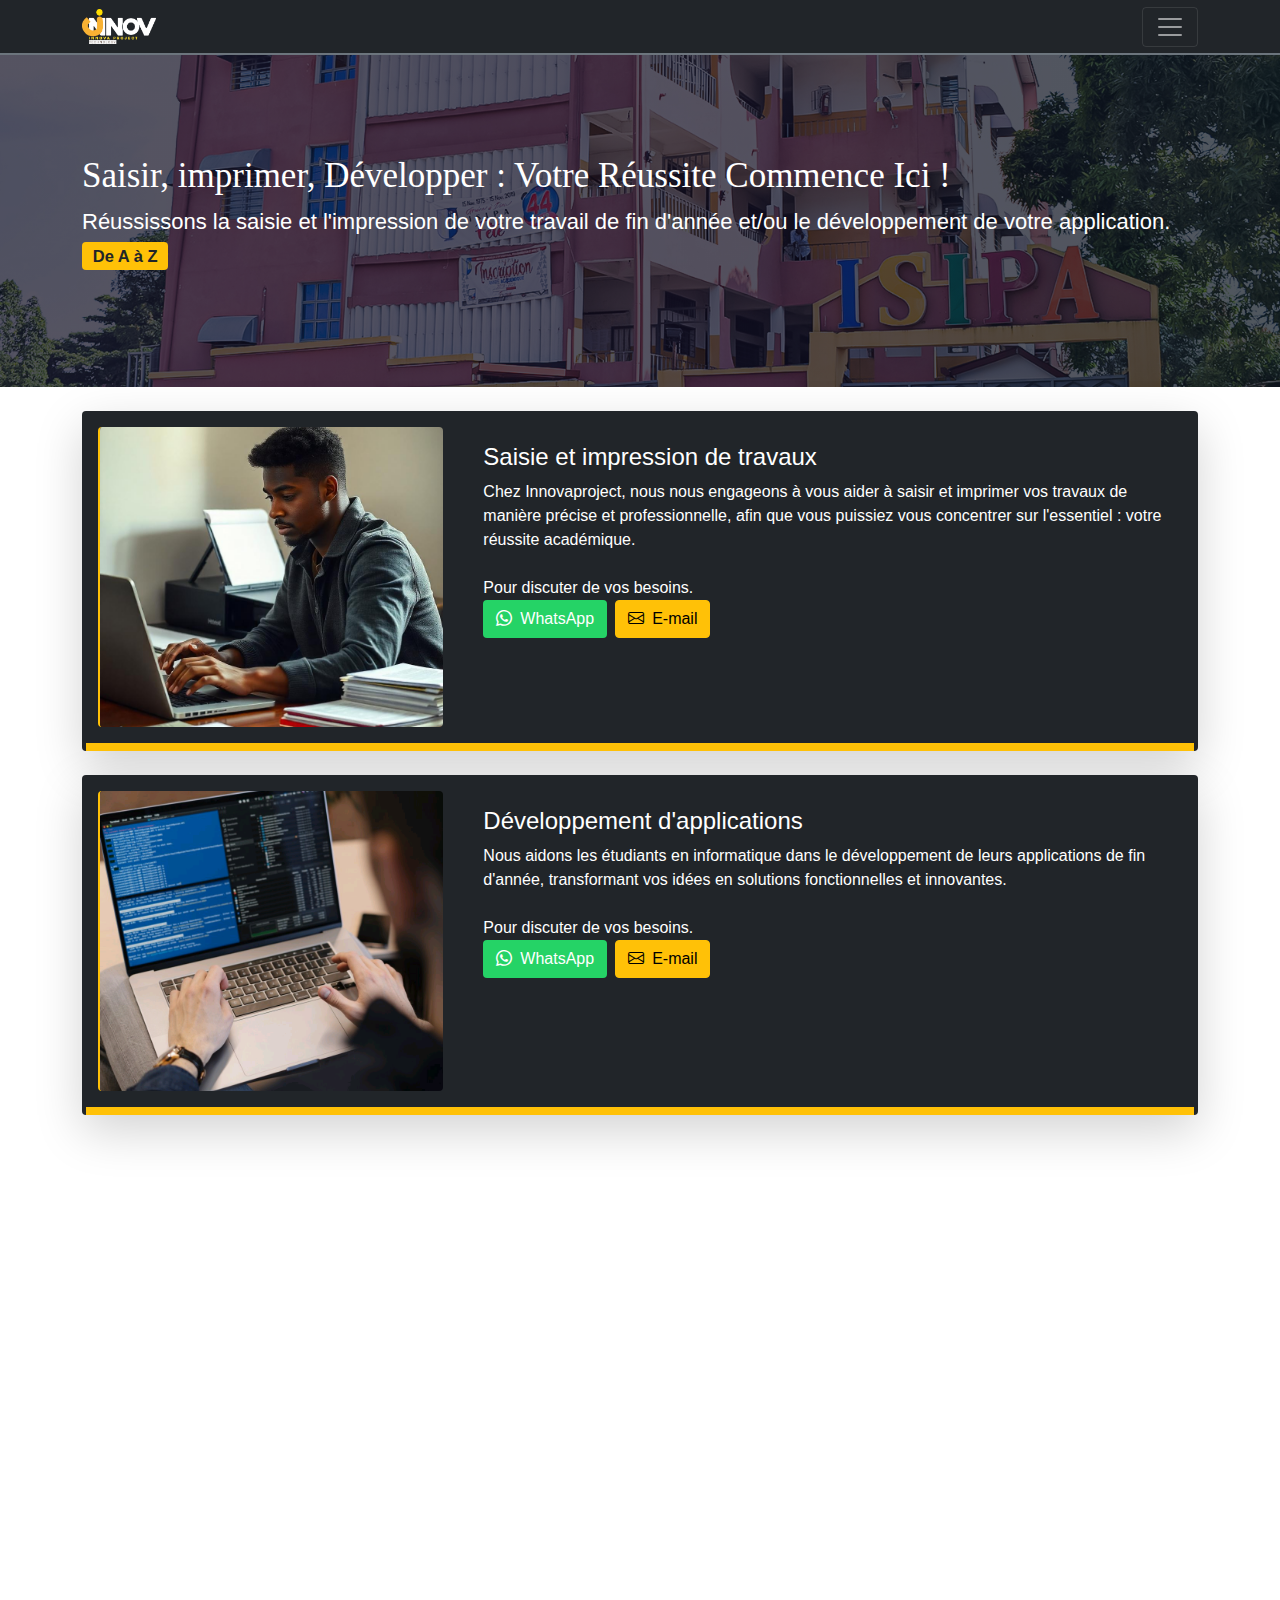
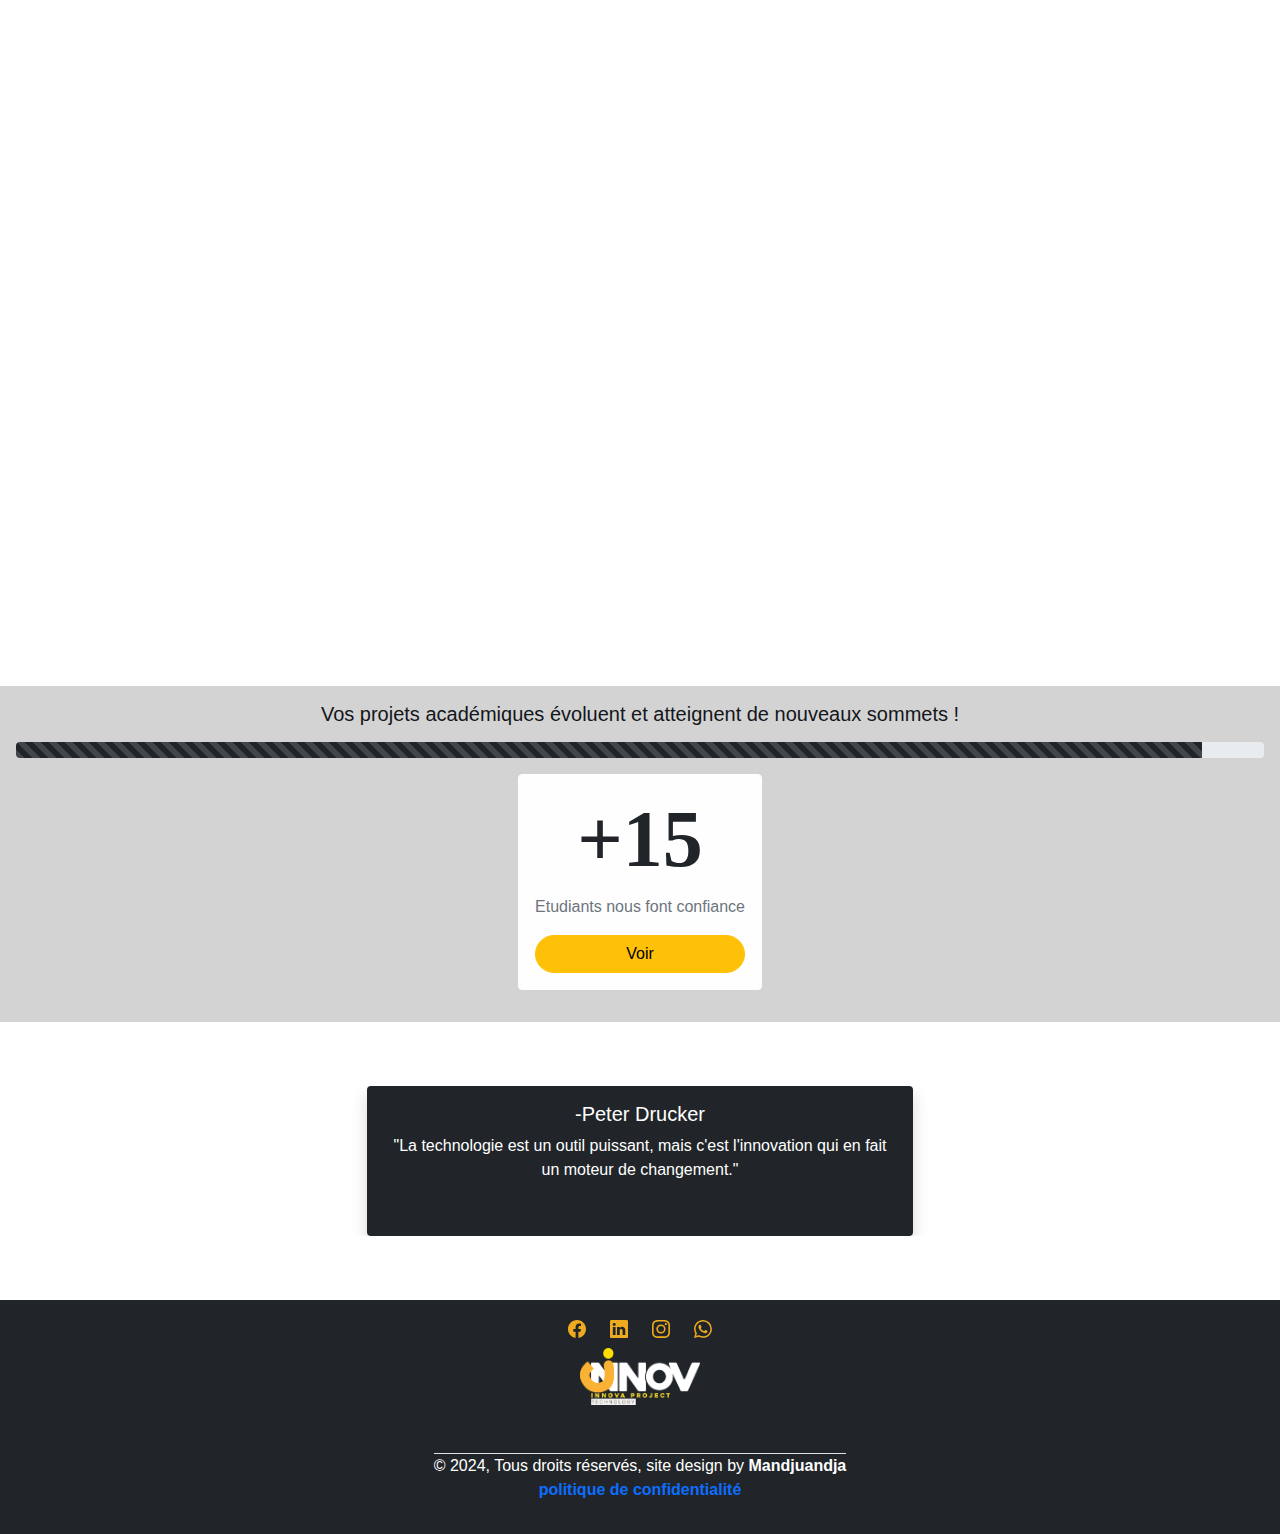
<file: index.html>
<!DOCTYPE html>
<html lang="en">
<head>
    <meta charset="UTF-8">
    <meta name="viewport" content="width=device-width, initial-scale=1.0">
    <title>Innovaproject.com</title>
    <link rel="stylesheet" href="static/css/bootstrap.min.css">
    <link rel="stylesheet" href="static/bootstrap-icons/bootstrap-icons.css">
    <link rel="stylesheet" href="static/css/aos.css">
    <link rel="stylesheet" href="static/mon-style.css">
    <!-- Google tag (gtag.js) -->
    <script async src="https://www.googletagmanager.com/gtag/js?id=G-PFR6V9H7C6"></script>
    <script>
      window.dataLayer = window.dataLayer || [];
      function gtag(){dataLayer.push(arguments);}
      gtag('js', new Date());
    
      gtag('config', 'G-PFR6V9H7C6');
    </script>
</head>
<body>
    <!--  -->
    
    <div class="loader">
        
        <div class="image">
            <img src="static/img/icon/logo.png" alt="">
        </div>
        
        <div class="contenu text-center">
            <span class="lettre">C</span>
            <span class="lettre">H</span>
            <span class="lettre">A</span>
            <span class="lettre">R</span>
            <span class="lettre">G</span>
            <span class="lettre">E</span>
            <span class="lettre">M</span>
            <span class="lettre">E</span>
            <span class="lettre">N</span>
            <span class="lettre">T</span>
        </div>
    </div>



    <nav id="menu" class="navbar position-sticky top-0 navbar-dark bg-dark border-bottom border-secondary border-2 py-1  navbar-expand-xxl" style="z-index: 100">
        <div class="container">
            <div class="navbar-brand">
                <a href="index.html"><img src="static/img/icon/logo.png" height="35px" alt=""></a>
            </div>
            <!-- Le bouton s'affichera en petit écran -->
            <button class="navbar-toggler" data-bs-toggle="collapse" data-bs-target="#monMenuDeroulant">
                <span class="navbar-toggler-icon"></span>
            </button>
     
            <div class="collapse navbar-collapse text-end " id="monMenuDeroulant">
                <ul class="navbar-nav">
                    <li class="nav-item">
                        <a href="index.html" class="nav-link">Accueil</a>
                    </li>
                    <li class="nav-item">
                        <a href="about.html" class="nav-link">A propos</a>
                    </li>
                </ul>
            </div>
        </div>
    </nav>

    <!--  -->
    <div id="presentation" class="text-white mb-4 " style="background: linear-gradient(0deg, rgba(0, 0, 0, 0.6), rgba(0, 0, 0, 0.6)), center/cover url('static/img/ISIPA-Shaumba.png')">
        <div class="container">
          <h2 class="title-bannière">Saisir, imprimer, Développer :  Votre Réussite Commence Ici !</h2>
          <p class="banniere-paragrahe ">Réussissons la saisie et l'impression  de votre travail de fin d'année et/ou le développement de votre application. <span class="badge bg-warning text-dark">De A à Z</span></p>
        </div>
    </div>

    <!--  -->
    <div class="container">
        <div class="card text-white  pt-3 px-3 my-gr-raduis bg-dark border-0 shadow-lg rounded mb-0" >
            <div class="row">
                <div class="col-md-4 ">
                    <img class="w-100 carte-1 my-pt-raduis rounded border-start border-warning border-2" src="static/img/pikaso_image_1734096310729.jpg" width="120px" alt="Title" />
                </div>
                <div class="col">
                    <div class="card-body">
                        <h4 class="card-title">Saisie et impression de travaux</h4>
                        <div class="card-text">
                            Chez Innovaproject, nous nous engageons à vous aider à saisir et imprimer 
                            vos travaux de manière précise et professionnelle, afin que vous 
                            puissiez vous concentrer sur l'essentiel : votre réussite académique.
                        </div>
                        <br>
                        <div>Pour discuter de vos besoins.</div>
                        <div class="d-flex gap-2">
                            <a class="btn text-white  d-flex gap-2" style="background-color: #25D366;" href="https://wa.me/+243899987742">
                                <i class="bi bi-whatsapp"></i>
                                <div>
                                    WhatsApp
                                </div>
                            </a>
                            <a class="btn btn-warning d-flex gap-2" href="mailto:Gedeonmandjuandja@gmail.com?subjet=Contact%20depuis%20gedeonmandjuandja.com">
                                 <i class="bi bi-envelope"></i>
                                <div>
                                    E-mail
                                </div>
                            </a> 
                        </div>
                    </div>
                </div>
                <div class="bg-warning w-100 mt-3" style="height: 8px;"></div>
            </div>
        </div>
    </div>

    <!--  -->

    <div class="container mt-4">
        <div class="card text-white bg-dark pt-3 px-3 my-gr-raduis border-0 shadow-lg rounded">
            <div class="row">
                <div class="col-md-4 ">
                    <img class="w-100 carte-1 my-pt-raduis rounded border-start border-warning border-2" src="static/img/programmation.jpg" width="120px" alt="Title" />
                </div>
                <div class="col">
                    <div class="card-body">
                        <h4 class="card-title">Développement d'applications</h4>
                        <div class="card-text">
                            Nous aidons les étudiants en informatique dans le développement 
                            de leurs applications de fin d'année, transformant vos idées en 
                            solutions fonctionnelles et innovantes.
                        </div>
                        <br>
                        <div>Pour discuter de vos besoins.</div>
                        <div class="d-flex gap-2">
                            <a class="btn text-white  d-flex gap-2" style="background-color: #25D366;" href="https://wa.me/+243899987742">
                                <i class="bi bi-whatsapp"></i>
                                <div>
                                    WhatsApp
                                </div>
                            </a>
                            <a class="btn btn-warning d-flex gap-2" href="mailto:Gedeonmandjuandja@gmail.com?subjet=Contact%20depuis%20gedeonmandjuandja.com">
                                <i class="bi bi-envelope"></i>
                                <div>
                                    E-mail
                                </div>
                            </a> 
                        </div>
                    </div>
                </div>
                <div class="bg-warning w-100 mt-3" style="height: 8px;"></div>
            </div>
        </div>
    </div>

    <!--  -->
    <div class="container-fluid mt-3">
        <!-- <h6 class="alert-heading">
            Nous contacter directement via le formulaire <a href="https://docs.google.com/forms/d/e/1FAIpQLSddcgIDOE4VGOcZTUuv7XyK9b2e-QUm1_ZV7ublFF1PEyJ9EA/viewform?usp=header" class="btn btn-outline-warning text-dark">cliquer ici <img src="static/img/icon/arrow-right.svg" alt=""></a>
        </h6> -->
        <iframe src="https://docs.google.com/forms/d/e/1FAIpQLSddcgIDOE4VGOcZTUuv7XyK9b2e-QUm1_ZV7ublFF1PEyJ9EA/viewform?embedded=true" class="google"  frameborder="0" marginheight="0" marginwidth="0">Chargement…</iframe>
    </div>

    <!--  -->
    <div class="alert alert-dark  my-5 border-start-0 border-0 rounded-0">
        <h5 class="alert-heading text-center fw-normal">Vos projets académiques évoluent et atteignent de nouveaux sommets !</h5>
       
        <div class="progress mt-3">
            <div class="progress-bar bg-dark progress-bar-striped progress-bar-animated" style="width: 95%;"></div>
        </div>

        <!--  -->
        <div class="container d-flex justify-content-center">
            <div class="alert alert-light text-center mt-3  mx-5">
                <h1 class="alert-heading onze text-dark">+15</h1>
                <p class="text-secondary">Etudiants nous font confiance</p>
                <a class="btn btn-warning w-100 rounded-pill" type="button"  data-bs-toggle="modal" data-bs-target="#getstudent" href="#">Voir</a>
            </div>
        </div>
    </div>


    <div class="container " >
        <!-- carousel-fade-->
    <div  id="monPetitCarousel" class="carousel slide mb-5 py-3" data-bs-ride="carousel">

        

        <!-- Contenu du carousel -->
         <div class="carousel-inner">

            <!-- Première slide -->
             <div class="carousel-item active">
                <div class="row">
                    <div class="col-md-6 offset-md-3">
                        <div class="card shadow border-0"> <!-- Mettez chaque item dans une carte bootstrap -->
                   
                            <div class="card-body bg-dark rounded" style="height: 150px;">
                                <h5 class="card-title text-center text-white">-Peter Drucker</h5>
                                <div class="text-center text-white">
                                    "La technologie est un outil puissant, mais c'est l'innovation 
                                    qui en fait un moteur de changement."
                                </div>
                                
                            </div>
                        </div>
                    </div>
                </div>
             </div>

            <!-- Deuxième slide -->
            <div class="carousel-item">
                <div class="row">
                    <div class="col-md-6 offset-md-3">
                        <div class="card shadow border-0"> <!-- Mettez chaque item dans une carte bootstrap -->
                   
                            <div class="card-body bg-warning text-dark rounded" style="height: 150px;">
                                <h5 class="card-title text-center ">-Alan Jay Perlis</h5>
                                <div class="text-center ">"La preuve de la valeur d'un système informatique est son <b>existence</b>."</div>
                                
                            </div>
                        </div>
                    </div>
                </div>
            </div>

            <!--  -->
            <div class="carousel-item">
                <div class="row">
                    <div class="col-md-6 offset-md-3">
                        <div class="card shadow border-0"> <!-- Mettez chaque item dans une carte bootstrap -->
                   
                            <div class="card-body bg-dark text-dark rounded" style="height: 150px;">
                                <h5 class="card-title text-center text-white ">-Anonyme</h5>
                                <div class="text-center text-white ">"Quelle prétention de prétendre que l'informatique est récente:
                                    Adam et Eve avaient déjà un Apple !"</div>
                                
                            </div>
                        </div>
                    </div>
                </div>
            </div>
        </div>
    </div>
    </div>

    

    <!--  -->
    <div class="bg-dark p-3 d-flex justify-content-center">
        
        <div class="">
            <div class="d-flex gap-4 justify-content-center">
                <div><a href="#"><img src="static/img/reseaux/facebook.svg" alt=""></a></div>
                <div><a href="#"><img src="static/img/reseaux/linkedin.svg" alt=""></a></div>
                <div><a href="#"><img src="static/img/reseaux/instagram.svg" alt=""></a></div>
                <div><a href="#"><img src="static/img/reseaux/whatsapp.svg" alt=""></a></div>
            </div>
            <div class="text-center mt-2">
                <img src="static/img/icon/logo.png" width="120px" alt="">
            </div>
            <p class="text-center text-white mt-5 align-self-end border-top">&copy; 2024, Tous droits réservés, site design by <a class="text-decoration-none fw-bold text-white" href="#">Mandjuandja</a> <br> <a class="text-decoration-none fw-bold" href="terms&conditions.html">politique de confidentialité</a></p>
            <!-- <p class="text-center text-white mt-5 align-self-end border-top">politique de confiance</p> -->
        </div>
            
    </div>  
    
    <div class="modal fade" id="getstudent">
        <div class="modal-dialog modal-dialog-centered">
            <div class="modal-content">
     
                <!-- Header -->
                <div class="modal-header">
                    <h6 class="modal-title">Les étudiants travaillants avec nous</h6>
                    <button type="button" class="btn-close" data-bs-dismiss="modal"></button>
                </div>

                <!-- Body -->
                <div class="modal-body">
                    <div class="table-responsive">
                        <table class="table  table-bordered table-striped table-hover">
                            <caption class="text-center black w-100 p-0">
                                <img  src="static/img/logo.png" width="120px" alt="">
                            </caption>
                            <thead>
                                <tr class="table-dark">
                                    <th>Nom</th>
                                    <th>Postnom</th>
                                    <th>Promotion</th>
                                </tr>
                            </thead>
                            <tbody>
                                <tr>
                                    <td>MARINA</td>
                                    <td>Dupont</td>
                                    <td>AP2A</td>
                                </tr>
                                <tr>
                                    <td>CIAMO</td>
                                    <td>KOLELA</td>
                                    <td>AP2A</td>
                                </tr>
                                <tr>
                                    <td>KALAPA</td>
                                    <td>KIKOMA</td>
                                    <td>AP2A</td>
                                </tr>
                                <tr>
                                    <td>MANDJUANDJA</td>
                                    <td>INYOMO</td>
                                    <td>AP2A</td>
                                </tr>
                                <tr>
                                    <td>CIAMA</td>
                                    <td>RACHAL</td>
                                    <td>AP2A</td>
                                </tr>
                                <tr>
                                    <td>NDILU</td>
                                    <td>MPAKA</td>
                                    <td>AP2A</td>
                                </tr>
                                
                                
                            </tbody>
                        </table>    
                </div>
            </div>
        </div>
    </div>
    

    <script src="static/js/bootstrap.bundle.min.js"></script>
    <script src="static/js/aos.js"></script>
    <script src="static/app.js"></script>
    <script>
        AOS.init({
          easing: 'ease-in-out-sine'
        });
    </script>
    <script>
        var tooltipTriggerList = [].slice.call(document.querySelectorAll('[data-bs-toggle="tooltip"]'))
        var tooltipList = tooltipTriggerList.map(function (tooltipTriggerEl) {
            return new bootstrap.Tooltip(tooltipTriggerEl)
        })
    </script>
</body>
</html>
</file>
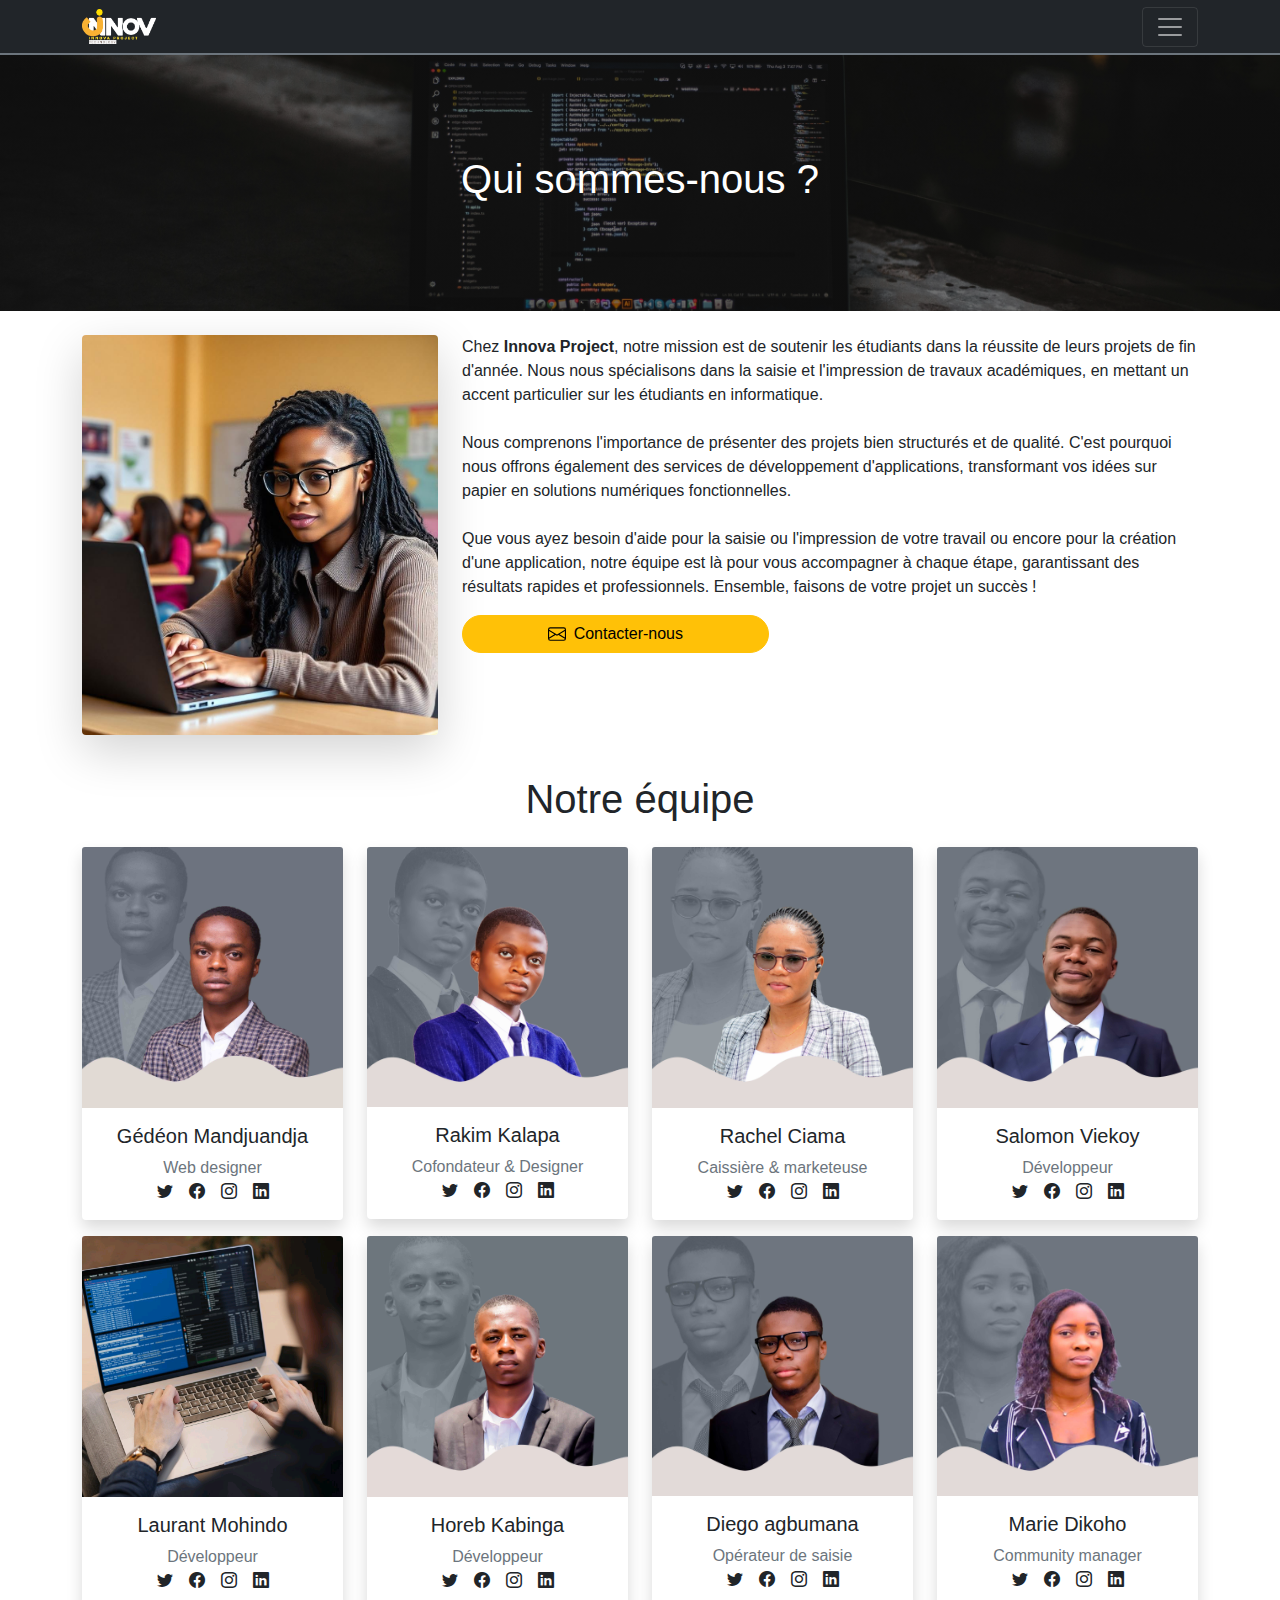
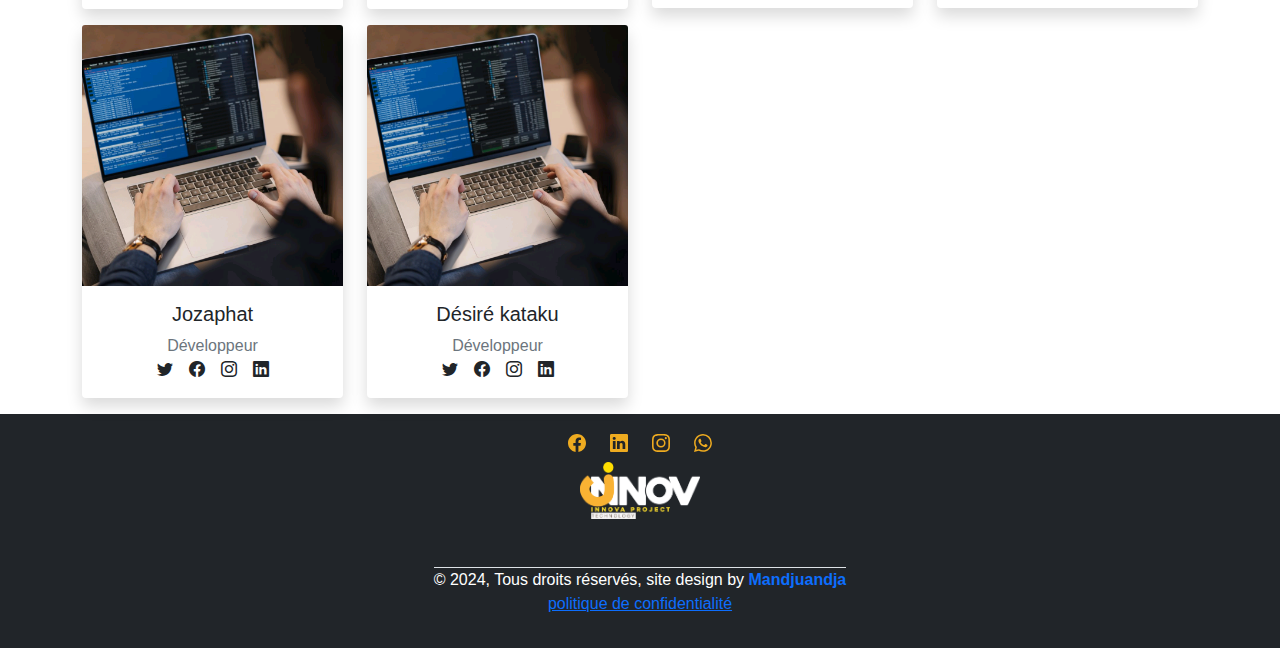
<file: about.html>
<!DOCTYPE html>
<html lang="en">
<head>
    <meta charset="UTF-8">
    <meta name="viewport" content="width=device-width, initial-scale=1.0">
    <title>Innovaproject.com</title>
    <link rel="stylesheet" href="static/css/bootstrap.min.css">
    <link rel="stylesheet" href="static/bootstrap-icons/bootstrap-icons.css">
    <link rel="stylesheet" href="static/css/aos.css">
    <link rel="stylesheet" href="static/mon-style.css">
    <!-- Google tag (gtag.js) -->
    <script async src="https://www.googletagmanager.com/gtag/js?id=G-PFR6V9H7C6"></script>
    <script>
      window.dataLayer = window.dataLayer || [];
      function gtag(){dataLayer.push(arguments);}
      gtag('js', new Date());
    
      gtag('config', 'G-PFR6V9H7C6');
    </script>
</head>
<body>
    <!--  -->
    <div class="loader">
        
        <div class="image">
            <img src="static/img/icon/logo.png" alt="">
        </div>
        
        <div class="contenu text-center">
            <span class="lettre">C</span>
            <span class="lettre">H</span>
            <span class="lettre">A</span>
            <span class="lettre">R</span>
            <span class="lettre">G</span>
            <span class="lettre">E</span>
            <span class="lettre">M</span>
            <span class="lettre">E</span>
            <span class="lettre">N</span>
            <span class="lettre">T</span>
        </div>
    </div>

    <!--  -->
    <nav id="menu" class="navbar position-sticky top-0 navbar-dark bg-dark py-1 border-bottom border-secondary border-2  navbar-expand-xxl zindex" style="z-index: 100">
        <div class="container">
            <div class="navbar-brand">
                <a href="index.html"><img src="static/img/icon/logo.png" height="35px" alt=""></a>
            </div>
            <!-- Le bouton s'affichera en petit écran -->
            <button class="navbar-toggler" data-bs-toggle="collapse" data-bs-target="#monMenuDeroulant">
                <span class="navbar-toggler-icon"></span>
            </button>
     
            <div class="collapse navbar-collapse text-end" id="monMenuDeroulant">
                <ul class="navbar-nav">
                    <li class="nav-item">
                        <a href="index.html" class="nav-link">Accueil</a>
                    </li>
                    <li class="nav-item">
                        <a href="about.html" class="nav-link">A propos</a>
                    </li>
                </ul>
            </div>
        </div>
    </nav>

    <!--  -->
    <div id="presentation" class="text-white mb-4 " style="background: linear-gradient(0deg, rgba(0, 0, 0, 0.5), rgba(0, 0, 0, 0.5)), center/cover url('static/img/pic-terms.jpg')">
        <div class="container">
          <h1 class=" text-center">Qui sommes-nous ?</h1>
        </div>
    </div>

    <!--  -->

    <div class="container my-4"> 
        <div class="row">
            <div class="col-md-4">
                <img class="w-100 max-pic-about rounded shadow-lg mb-3" src="static/img/pic-about.jpg" width="200px" alt="">
            </div>
            <div class="col">
                
                <p>
                    Chez <b>Innova Project</b>, notre mission est de soutenir les étudiants 
                    dans la réussite de leurs projets de fin d'année. Nous nous spécialisons 
                    dans la saisie et l'impression de travaux académiques, en mettant un accent particulier 
                    sur les étudiants en informatique. <br><br>

                    Nous comprenons l'importance de présenter des projets bien structurés et de qualité. 
                    C'est pourquoi nous offrons également des services de développement d'applications, 
                    transformant vos idées sur papier en solutions numériques fonctionnelles. <br><br>

                    Que vous ayez besoin d'aide pour la saisie ou l'impression de votre travail ou encore pour la création 
                    d'une application, notre équipe est là pour vous accompagner à chaque étape, 
                    garantissant des résultats rapides et professionnels. Ensemble, faisons de votre 
                    projet un succès !
                </p>
                
                <div class="col-md-5">
                    <a class="btn btn-warning rounded-pill d-flex gap-2 justify-content-center align-items-center " href="#">
                        <img src="static/img/icon/envelope.svg" alt="">            
                        Contacter-nous
                        
                    </a> 
                </div>
            </div>
        </div>
    </div>

    <!--  -->
    <section class="my-3">
        <div class="container">
        
            <h1 class="text-center">Notre équipe</h1>
        
            <!-- UTILISER LA GRILLE BOOTSTRAP 
         -->
        <div class="row gy-3 mt-1">
            <div class="col-lg-3 col-md-6 scale">
                <div class="card shadow border-0"> <!-- Mettez chaque item dans une carte bootstrap -->
                    <img class="card-img-top w-100" style="max-height: 280px; object-fit: cover;" src="static/img/DEON.jpg" />
                    <div class="card-body">
                        <h5 class="card-title text-center">Gédéon Mandjuandja</h5>
                        <div class="text-center text-muted">Web designer</div>
                        <div class="social  d-flex gap-3 justify-content-center">
                            <a class="text-dark" data-bs-toggle="tooltip" data-bs-placement="bottom" title="Mr Gédéon n'est pas sur X (twitter)"><i class="bi bi-twitter"></i></a>
                            <a class="text-dark" href="https://web.facebook.com/profile.php?id=61568550331959" ><i class="bi bi-facebook"></i></a>
                            <a class="text-dark" href="https://www.instagram.com/gedeonmdev" ><i class="bi bi-instagram"></i></a>
                            <a class="text-dark" href="https://www.linkedin.com/in/gedeonmandjuandja" ><i class="bi bi-linkedin"></i></a>
                        </div>
                    </div>
                </div>
            </div>
            
            <div class="col-md-6 col-lg-3 scale">
                <div class="card shadow border-0"> <!-- Mettez chaque item dans une carte bootstrap -->
                    <img class="card-img-top w-100" style="max-height: 260px; object-fit: cover;" src="static/img/MANADJA.jpg" />
                    <div class="card-body">
                        <h5 class="card-title text-center">Rakim Kalapa</h5>
                        <div class="text-center text-muted">Cofondateur & Designer</div>
                        <div class="social d-flex gap-3 justify-content-center">
                            <a class="text-dark" data-bs-toggle="tooltip" data-bs-placement="bottom" title="Mr Rakim n'est pas sur X (twitter)"><i class="bi bi-twitter"></i></a>
                            <a class="text-dark" href="https://www.facebook.com/profile.php?id=61567454762828"><i class="bi bi-facebook"></i></a>
                            <a class="text-dark" data-bs-toggle="tooltip" data-bs-placement="bottom" title="Mr Rakim n'est pas sur instagram"><i class="bi bi-instagram"></i></a>
                            <a class="text-dark" data-bs-toggle="tooltip" data-bs-placement="bottom" title="Mr Rakim n'est pas sur linkedin"><i class="bi bi-linkedin"></i></a>
                        </div>
                    </div>
                </div>
            </div>
            
            <div class="col-md-6 col-lg-3 scale">
                <div class="card shadow border-0"> <!-- Mettez chaque item dans une carte bootstrap -->
                    <img class="card-img-top w-100" style="max-height: 280px; object-fit: cover;" src="static/img/rachel.jpg" />
                    <div class="card-body">
                        <h5 class="card-title text-center">Rachel Ciama</h5>
                        <div class="text-center text-muted">Caissière & marketeuse</div>
                        <div class="social d-flex gap-3 justify-content-center">
                            <a class="text-dark" data-bs-toggle="tooltip" data-bs-placement="bottom" title="Madame Rachel n'est pas sur X (twitter)"><i class="bi bi-twitter"></i></a>
                            <a class="text-dark" href="https://www.facebook.com/profile.php?id=61550506156562&mibextid=ZbWKwL"><i class="bi bi-facebook"></i></a>
                            <a class="text-dark" data-bs-toggle="tooltip" data-bs-placement="bottom" title="Madame Rachel n'est pas sur instagram"><i class="bi bi-instagram"></i></a>
                            <a class="text-dark" data-bs-toggle="tooltip" data-bs-placement="bottom" title="Madame Rachel n'est pas sur linkedin"><i class="bi bi-linkedin"></i></a>
                        </div>
                    </div>
                </div>
            </div>

            <div class="col-md-6 col-lg-3 scale">
                <div class="card shadow border-0"> <!-- Mettez chaque item dans une carte bootstrap -->
                    <img class="card-img-top w-100" style="max-height: 280px; object-fit: cover;" src="static/img/vms.jpg" />
                    <div class="card-body">
                        <h5 class="card-title text-center">Salomon Viekoy</h5>
                        <div class="text-center text-muted">Développeur</div>
                        <div class="social d-flex gap-3 justify-content-center">
                            <a class="text-dark" href="https://x.com/salomon_vms?t=Kyc4x_EPJP-Hq-TGwSslsg&s=09"><i class="bi bi-twitter"></i></a>
                            <a class="text-dark" href="https://www.facebook.com/salomon.vekoy?mibextid=9R9pXO"><i class="bi bi-facebook"></i></a>
                            <a class="text-dark" href="https://instagram.com/salomon_vms?igshid=YTQwZjQ0Nml0OA=="><i class="bi bi-instagram"></i></a>
                            <a class="text-dark" href="https://www.linkedin.com/in/salomon-viekoy-309240284"><i class="bi bi-linkedin"></i></a>
                        </div>
                    </div>
                </div>
            </div>

            <div class="col-md-6 col-lg-3 scale">
                <div class="card shadow border-0"> <!-- Mettez chaque item dans une carte bootstrap -->
                    <img class="card-img-top w-100" style="max-height: 280px; object-fit: cover;" src="static/img/programmation.jpg" />
                    <div class="card-body">
                        <h5 class="card-title text-center">Laurant Mohindo</h5>
                        <div class="text-center text-muted">Développeur</div>
                        <div class="social d-flex gap-3 justify-content-center">
                            <a class="text-dark" href=""><i class="bi bi-twitter"></i></a>
                            <a class="text-dark" href=""><i class="bi bi-facebook"></i></a>
                            <a class="text-dark" href=""><i class="bi bi-instagram"></i></a>
                            <a class="text-dark" href=""><i class="bi bi-linkedin"></i></a>
                        </div>
                    </div>
                </div>
            </div>

            <div class="col-md-6 col-lg-3 scale">
                <div class="card shadow border-0"> <!-- Mettez chaque item dans une carte bootstrap -->
                    <img class="card-img-top w-100" style="max-height: 280px; object-fit: cover;" src="static/img/horeb.jpg" />
                    <div class="card-body">
                        <h5 class="card-title text-center">Horeb Kabinga</h5>
                        <div class="text-center text-muted">Développeur</div>
                        <div class="social d-flex gap-3 justify-content-center">
                            <a class="text-dark" data-bs-toggle="tooltip" data-bs-placement="bottom" title="Mr Horeb n'est pas sur X (twitter)"><i class="bi bi-twitter"></i></a>
                            <a class="text-dark" data-bs-toggle="tooltip" data-bs-placement="bottom" title="Mr Horeb n'est pas sur facebook"><i class="bi bi-facebook"></i></a>
                            <a class="text-dark" href="https://www.instagram.com/horeb.25/profilecard/?igsh=NTN4dWFnYWJtMmts"><i class="bi bi-instagram"></i></a>
                            <a class="text-dark" href="https://www.linkedin.com/in/horeb-kabinga-1a85a32a6?utm_source=share&utm_campaign=share_via&utm_content=profile&utm_medium=android_app"><i class="bi bi-linkedin"></i></a>
                        </div>
                    </div>
                </div>
            </div>

            <div class="col-md-6 col-lg-3 scale">
                <div class="card shadow border-0"> <!-- Mettez chaque item dans une carte bootstrap -->
                    <img class="card-img-top w-100" style="max-height: 260px; object-fit: cover;" src="static/img/DIEUDO.jpg" />
                    <div class="card-body">
                        <h5 class="card-title text-center">Diego agbumana</h5>
                        <div class="text-center text-muted">Opérateur de saisie</div>
                        <div class="social d-flex gap-3 justify-content-center">
                            <a class="text-dark" data-bs-toggle="tooltip" data-bs-placement="bottom" title="Mr Diego n'est pas sur X (twitter)"><i class="bi bi-twitter"></i></a>
                            <a class="text-dark" href="https://www.facebook.com/dieudonne.agbumana.9?mibextid=rS40aB7S9Ucbxw6v"><i class="bi bi-facebook"></i></a>
                            <a class="text-dark" href="https://www.instagram.com/diegoagbumana"><i class="bi bi-instagram"></i></a>
                            <a class="text-dark" href="https://www.linkedin.com/in/diego-agbumana-636172303?utm_source=share&utm_campaign=share_via&utm_content=profile&utm_medium=android_app"><i class="bi bi-linkedin"></i></a>
                        </div>
                    </div>
                </div>
            </div>

            <div class="col-md-6 col-lg-3 scale">
                <div class="card shadow border-0"> <!-- Mettez chaque item dans une carte bootstrap -->
                    <img class="card-img-top w-100" style="max-height: 260px; object-fit: cover;" src="static/img/MARY.jpg" />
                    <div class="card-body">
                        <h5 class="card-title text-center">Marie Dikoho</h5>
                        <div class="text-center text-muted">Community manager</div>
                        <div class="social d-flex gap-3 justify-content-center">
                            <a class="text-dark" data-bs-toggle="tooltip" data-bs-placement="bottom" title="Madame Marie n'est pas sur X (twitter)"><i class="bi bi-twitter"></i></a>
                            <a class="text-dark" data-bs-toggle="tooltip" data-bs-placement="bottom" title="Madame Marie n'est pas sur facebook"><i class="bi bi-facebook"></i></a>
                            <a class="text-dark" data-bs-toggle="tooltip" data-bs-placement="bottom" title="Madame Marie n'est pas sur instagram"><i class="bi bi-instagram"></i></a>
                            <a class="text-dark" data-bs-toggle="tooltip" data-bs-placement="bottom" title="Madame Marie n'est pas sur linkedin"><i class="bi bi-linkedin"></i></a>
                        </div>
                    </div>
                </div>
            </div>

            <div class="col-md-6 col-lg-3 scale">
                <div class="card shadow border-0"> <!-- Mettez chaque item dans une carte bootstrap -->
                    <img class="card-img-top w-100" style="max-height: 280px; object-fit: cover;" src="static/img/programmation.jpg" />
                    <div class="card-body">
                        <h5 class="card-title text-center">Jozaphat </h5>
                        <div class="text-center text-muted">Développeur</div>
                        <div class="social d-flex gap-3 justify-content-center">
                            <a class="text-dark" href=""><i class="bi bi-twitter"></i></a>
                            <a class="text-dark" href=""><i class="bi bi-facebook"></i></a>
                            <a class="text-dark" href=""><i class="bi bi-instagram"></i></a>
                            <a class="text-dark" href=""><i class="bi bi-linkedin"></i></a>
                        </div>
                    </div>
                </div>
            </div>

            <div class="col-md-6 col-lg-3 scale">
                <div class="card shadow border-0"> <!-- Mettez chaque item dans une carte bootstrap -->
                    <img class="card-img-top w-100" style="max-height: 280px; object-fit: cover;" src="static/img/programmation.jpg" />
                    <div class="card-body">
                        <h5 class="card-title text-center">Désiré kataku</h5>
                        <div class="text-center text-muted">Développeur</div>
                        <div class="social d-flex gap-3 justify-content-center">
                            <a class="text-dark" href=""><i class="bi bi-twitter"></i></a>
                            <a class="text-dark" href=""><i class="bi bi-facebook"></i></a>
                            <a class="text-dark" href=""><i class="bi bi-instagram"></i></a>
                            <a class="text-dark" href=""><i class="bi bi-linkedin"></i></a>
                        </div>
                    </div>
                </div>
            </div>


        </div>
        </div>
    </section>





     <!--  -->
     <div class="bg-dark p-3 d-flex justify-content-center">
        
        <div class="">
            <div class="d-flex gap-4 justify-content-center">
                <div><a class="text-dark" href="#"><img src="static/img/reseaux/facebook.svg" alt=""></a></div>
                <div><a class="text-dark" href="#"><img src="static/img/reseaux/linkedin.svg" alt=""></a></div>
                <div><a class="text-dark" href="#"><img src="static/img/reseaux/instagram.svg" alt=""></a></div>
                <div><a class="text-dark" href="#"><img src="static/img/reseaux/whatsapp.svg" alt=""></a></div>
            </div>
            <div class="text-center mt-2">
                <img src="static/img/icon/logo.png" width="120px" alt="">
            </div>
            <p class="text-center text-white mt-5 align-self-end border-top">&copy; 2024, Tous droits réservés, site design by <a class="text-decoration-none fw-bold text-primary" href="#">Mandjuandja</a> <br> <a href="terms&conditions.html">politique de confidentialité</a></p>
        </div>
            
    </div>  
    

    <script src="static/js/bootstrap.bundle.min.js"></script>
    <script src="static/js/aos.js"></script>
    <script src="static/app.js"></script>
    <script>
        AOS.init({
          easing: 'ease-in-out-sine'
        });
    </script>
    <script>
        var tooltipTriggerList = [].slice.call(document.querySelectorAll('[data-bs-toggle="tooltip"]'))
        var tooltipList = tooltipTriggerList.map(function (tooltipTriggerEl) {
            return new bootstrap.Tooltip(tooltipTriggerEl)
        })
    </script>
</body>
</html>
</file>
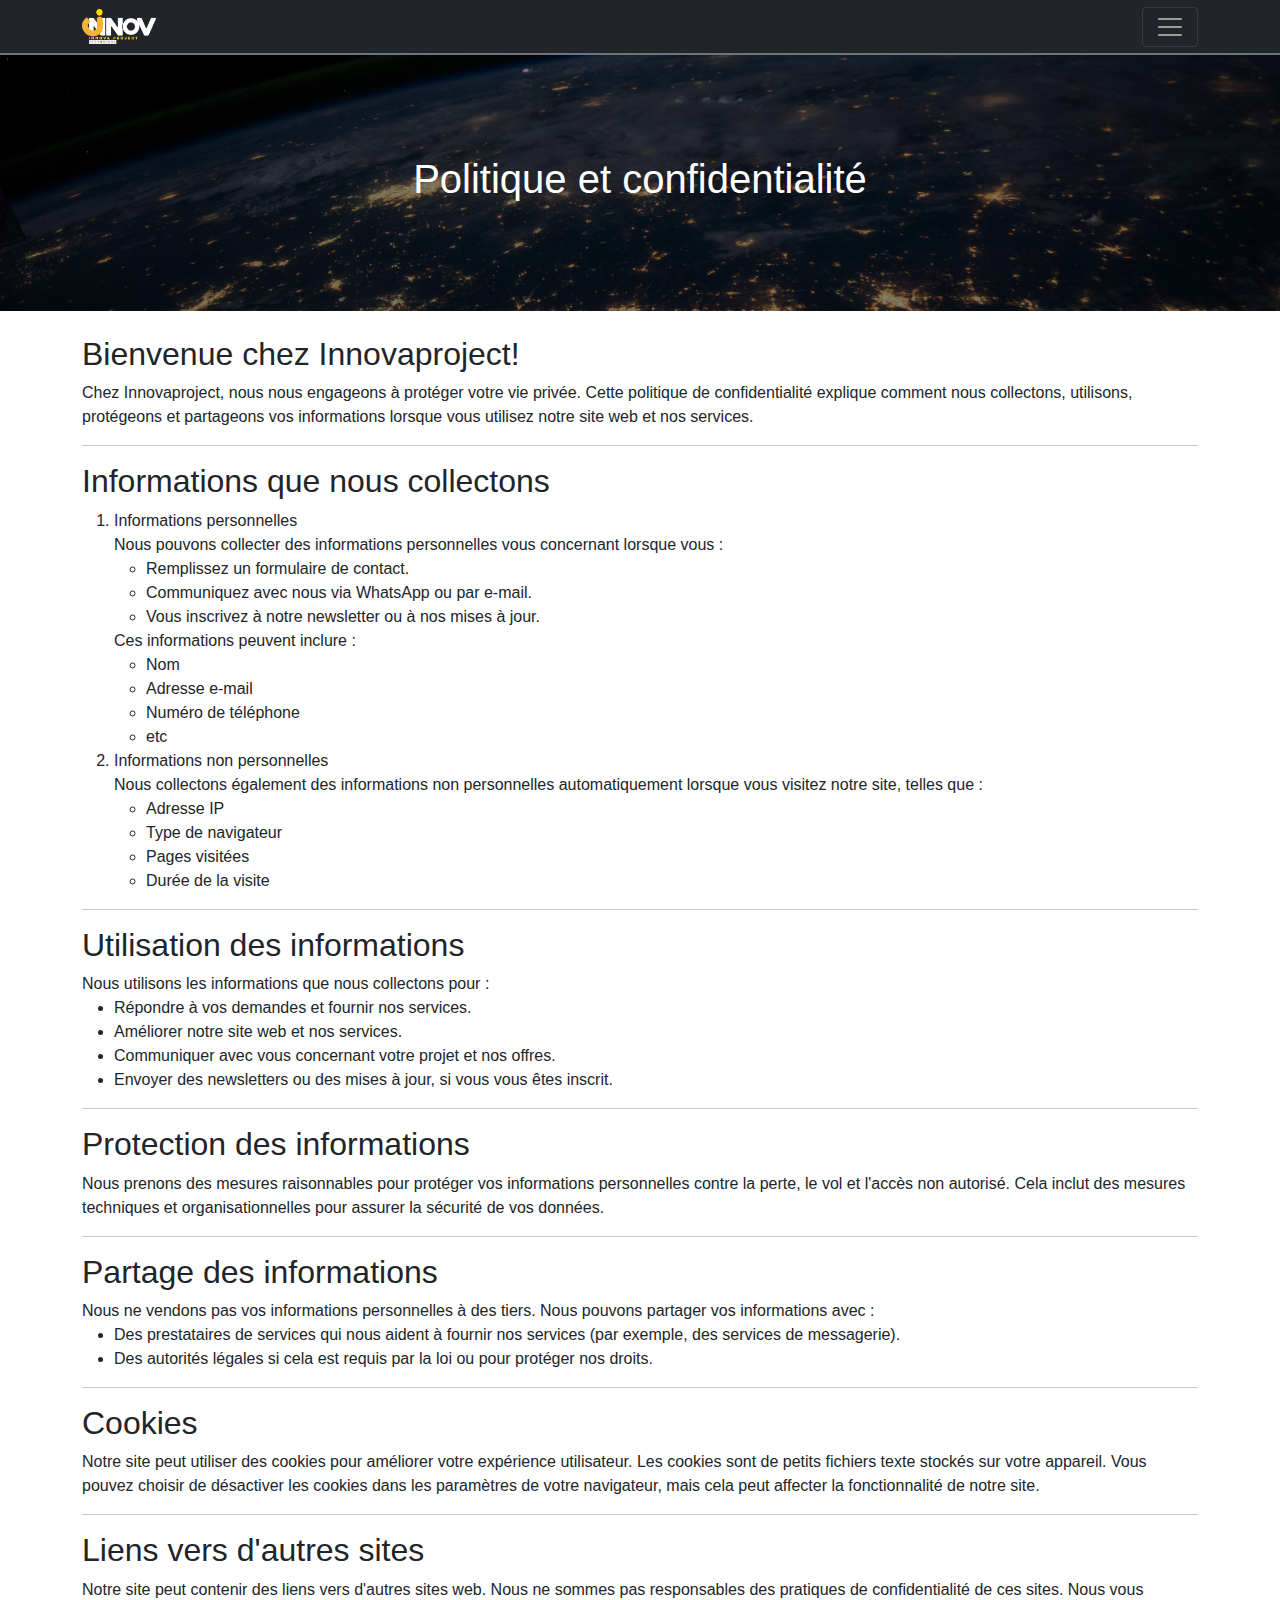
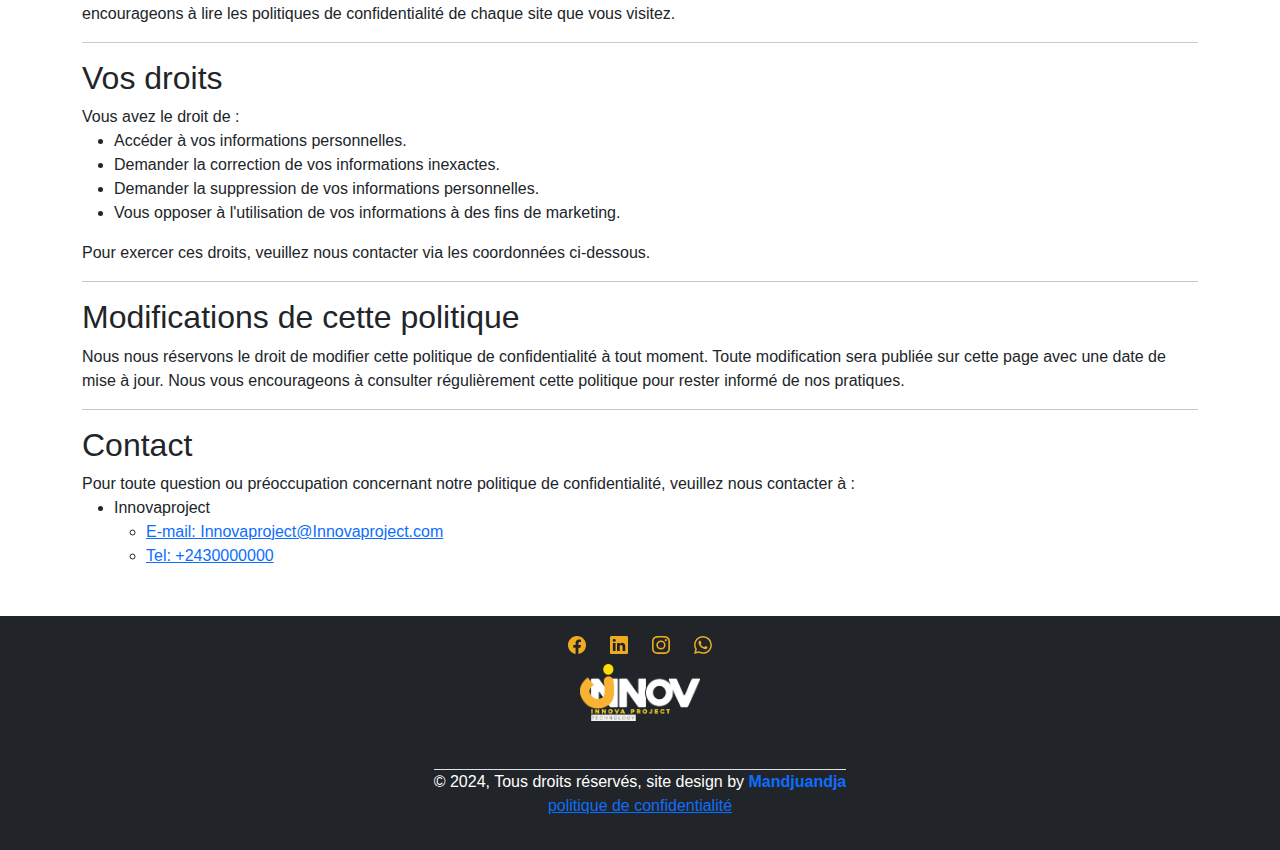
<file: terms&conditions.html>
<!DOCTYPE html>
<html lang="en">
<head>
    <meta charset="UTF-8">
    <meta name="viewport" content="width=device-width, initial-scale=1.0">
    <title>Innovaproject.com</title>
    <link rel="stylesheet" href="static/css/bootstrap.min.css">
    <link rel="stylesheet" href="static/css/bootstrap-icons.css">
    <link rel="stylesheet" href="static/css/aos.css">
    <link rel="stylesheet" href="static/mon-style.css">
    <!-- Google tag (gtag.js) -->
    <script async src="https://www.googletagmanager.com/gtag/js?id=G-PFR6V9H7C6"></script>
    <script>
      window.dataLayer = window.dataLayer || [];
      function gtag(){dataLayer.push(arguments);}
      gtag('js', new Date());
    
      gtag('config', 'G-PFR6V9H7C6');
    </script>
</head>
<body>
    <!--  -->
    <div class="loader">
        
        <div class="image">
            <img src="static/img/icon/logo.png" alt="">
        </div>
        
        <div class="contenu text-center">
            <span class="lettre">C</span>
            <span class="lettre">H</span>
            <span class="lettre">A</span>
            <span class="lettre">R</span>
            <span class="lettre">G</span>
            <span class="lettre">E</span>
            <span class="lettre">M</span>
            <span class="lettre">E</span>
            <span class="lettre">N</span>
            <span class="lettre">T</span>
        </div>
    </div>

    <!--  -->
    <nav id="menu" class="navbar position-sticky top-0 navbar-dark bg-dark py-1 border-bottom border-secondary border-2  navbar-expand-xxl" style="z-index: 100">
        <div class="container">
            <div class="navbar-brand">
                <a href="index.html"><img src="static/img/icon/logo.png" height="35px" alt=""></a>
            </div>
            <!-- Le bouton s'affichera en petit écran -->
            <button class="navbar-toggler" data-bs-toggle="collapse" data-bs-target="#monMenuDeroulant">
                <span class="navbar-toggler-icon"></span>
            </button>
     
            <div class="collapse navbar-collapse text-end" id="monMenuDeroulant">
                <ul class="navbar-nav">
                    <li class="nav-item">
                        <a href="index.html" class="nav-link">Accueil</a>
                    </li>
                    <li class="nav-item">
                        <a href="about.html" class="nav-link">A propos</a>
                    </li>
                </ul>
            </div>
        </div>
    </nav>


    <!--  -->
    <div id="presentation" class="text-white mb-4 " style="background: linear-gradient(0deg, rgba(0, 0, 0, 0.5), rgba(0, 0, 0, 0.5)), center/cover url('static/img/nasa-Q1p7bh3SHj8-unsplash.jpg')">
        <div class="container">
          <h1 class=" text-center">Politique et confidentialité</h1>
        </div>
    </div>

<div class="container mb-5">
    <h2>Bienvenue chez Innovaproject!</h2>
    <div> 
        Chez Innovaproject, nous nous engageons à protéger 
        votre vie privée. Cette politique de confidentialité 
        explique comment nous collectons, utilisons, protégeons 
        et partageons vos informations lorsque vous utilisez 
        notre site web et nos services.
    </div>
    <hr>
    <h2>Informations que nous collectons</h2>
    <div> 
        <ol>
            <li>Informations personnelles</li>
            Nous pouvons collecter des informations personnelles vous concernant lorsque vous :
            <ul>
                <li>Remplissez un formulaire de contact.</li>
                <li>Communiquez avec nous via WhatsApp ou par e-mail.</li>
                <li>Vous inscrivez à notre newsletter ou à nos mises à jour.</li>
            </ul>
            Ces informations peuvent inclure :
            <ul>
                <li>Nom</li>
                <li>Adresse e-mail</li>
                <li>Numéro de téléphone</li>
                <li>etc</li>
            </ul>
            <li>Informations non personnelles</li>
            Nous collectons également des informations non personnelles automatiquement lorsque vous visitez notre site, telles que :
            <ul>
                <li>Adresse IP</li>
                <li>Type de navigateur</li>
                <li>Pages visitées</li>
                <li>Durée de la visite</li>
            </ul>
            
        </ol>
    </div>
    <hr>
    <h2>Utilisation des informations</h2>
    <div> 
        Nous utilisons les informations que nous collectons pour :
        <ul>
            <li>Répondre à vos demandes et fournir nos services.</li>
            <li>Améliorer notre site web et nos services.</li>
            <li>Communiquer avec vous concernant votre projet et nos offres.</li>
            <li>Envoyer des newsletters ou des mises à jour, si vous vous êtes inscrit.</li>
        </ul>
    </div>
    <hr>
    <h2>Protection des informations</h2>
    <div> 
        Nous prenons des mesures raisonnables pour protéger vos informations 
        personnelles contre la perte, le vol et l'accès non autorisé. Cela 
        inclut des mesures techniques et organisationnelles pour assurer 
        la sécurité de vos données.
    </div>
    <hr>
    <h2>Partage des informations</h2>
    <div> 
        Nous ne vendons pas vos informations personnelles à des tiers. Nous pouvons partager vos informations avec :
        <ul>
            <li>Des prestataires de services qui nous aident à fournir nos services (par exemple, des services de messagerie).</li>
            <li>Des autorités légales si cela est requis par la loi ou pour protéger nos droits.</li>
        </ul>
    </div>
    
    <hr>
    <h2>Cookies</h2>
    <div> 
        Notre site peut utiliser des cookies pour améliorer votre 
        expérience utilisateur. Les cookies sont de petits fichiers 
        texte stockés sur votre appareil. Vous pouvez choisir de 
        désactiver les cookies dans les paramètres de votre navigateur, 
        mais cela peut affecter la fonctionnalité de notre site.
    </div>
    <hr>
    <h2>Liens vers d'autres sites</h2>
    <div> 
        Notre site peut contenir des liens vers d'autres sites web. 
        Nous ne sommes pas responsables des pratiques de confidentialité 
        de ces sites. Nous vous encourageons à lire les politiques de 
        confidentialité de chaque site que vous visitez.
    </div>
    <hr>
    <h2>Vos droits</h2>
    <div> 
        Vous avez le droit de :
        <ul>
            <li>Accéder à vos informations personnelles.</li>
            <li>Demander la correction de vos informations inexactes.</li>
            <li>Demander la suppression de vos informations personnelles.</li>
            <li>Vous opposer à l'utilisation de vos informations à des fins de marketing.</li>
        </ul>
        Pour exercer ces droits, veuillez nous contacter via les coordonnées ci-dessous.
    </div>
    <hr>
    <h2>Modifications de cette politique</h2>
    <div> 
        Nous nous réservons le droit de modifier cette politique de confidentialité 
        à tout moment. Toute modification sera publiée sur cette page avec une date 
        de mise à jour. Nous vous encourageons à consulter régulièrement cette 
        politique pour rester informé de nos pratiques.
        
    </div>
    <hr>
    <h2>Contact</h2>
    <div> 
        Pour toute question ou préoccupation concernant notre politique de confidentialité, 
        veuillez nous contacter à :
        <ul>
            <li>Innovaproject</li>
            <ul>
                <li><a href="#">E-mail: Innovaproject@Innovaproject.com</a></li>
                <li><a href="#">Tel: +2430000000</a></li>
                
            </ul>
            
        </ul>
        
    </div>
</div>








    <!--  -->
    <div class="bg-dark p-3 d-flex justify-content-center">
        
        <div class="">
            <div class="d-flex gap-4 justify-content-center">
                <div><a href="#"><img src="static/img/reseaux/facebook.svg" alt=""></a></div>
                <div><a href="#"><img src="static/img/reseaux/linkedin.svg" alt=""></a></div>
                <div><a href="#"><img src="static/img/reseaux/instagram.svg" alt=""></a></div>
                <div><a href="#"><img src="static/img/reseaux/whatsapp.svg" alt=""></a></div>
            </div>
            <div class="text-center mt-2">
                <img src="static/img/icon/logo.png" width="120px" alt="">
            </div>
            <p class="text-center text-white mt-5 align-self-end border-top">&copy; 2024, Tous droits réservés, site design by <a class="text-decoration-none fw-bold text-primary" href="#">Mandjuandja</a> <br> <a href="terms&conditions.html">politique de confidentialité</a></p>
        </div>
            
    </div> 



    <script src="static/js/bootstrap.bundle.min.js"></script>
    <script src="static/js/aos.js"></script>
    <script src="static/app.js"></script>
    <script>
        AOS.init({
          easing: 'ease-in-out-sine'
        });
    </script>
    <script>
        var tooltipTriggerList = [].slice.call(document.querySelectorAll('[data-bs-toggle="tooltip"]'))
        var tooltipList = tooltipTriggerList.map(function (tooltipTriggerEl) {
            return new bootstrap.Tooltip(tooltipTriggerEl)
        })
    </script>
</body>
</html>
</file>
<file: static/mon-style.css>
/* loader page */

body {
    font-family: Arial, Helvetica, sans-serif;
    height: 100vh;
}


.loader {
    position: absolute;
    width: 100%;
    height: 100%;
    background-color: #212529;
    display: flex;
    justify-content: center;
    align-items: center;
    z-index: 99;
    flex-direction: column;
    gap: 20px;
}

.loader img {
    width: 400px;
}

.lettre {
    color: #484848;
    font-size: 30px;
    letter-spacing: 15px;
    animation: flash 1.2s linear infinite;
}

@media all and (max-width: 768px) {
    .loader img {
        width: 300px;
    }

    .lettre {
        font-size: 20px;
    }
}

@keyframes flash {
    0% {
        color: #fff900;
        box-shadow: 0, 0, 7 #fff900;
    }
    
    90% {
        color: #484848;
        box-shadow: none;
    }

    100% {
        color: #fff900;
        box-shadow: 0, 0, 7 #fff900;
    }
}

.lettre:nth-child(1) {
    animation-delay: 0.1s;
}

.lettre:nth-child(2) {
    animation-delay: 0.2s;
}

.lettre:nth-child(3) {
    animation-delay: 0.3s;
}

.lettre:nth-child(4) {
    animation-delay: 0.4s;
}

.lettre:nth-child(5) {
    animation-delay: 0.5s;
}

.lettre:nth-child(6) {
    animation-delay: 0.6s;
}

.lettre:nth-child(7) {
    animation-delay: 0.7s;
}

.lettre:nth-child(8) {
    animation-delay: 0.8s;
}

.lettre:nth-child(9) {
    animation-delay: 0.9s;
}

.lettre:nth-child(10) {
    animation-delay: 0.10s;
}

.fondu-out {
    opacity: 0;
    transition: opacity 0.4s  ease-out;
}

/* end loarder page */



#presentation {
    padding: 100px 10px;
}
@media all and (max-width: 500px) {
    #presentation {
        padding: 30px 10px;
    }
}

.title-bannière {
    font-family: poppins;
    font-size: 35px;
}

.banniere-paragrahe {
    font-size: 22px;
}

.max-pic-about {
    max-height: 400px;
    object-fit: cover;
}

@media all and (max-width: 768px) {
    .title-bannière {
        font-size: 20px;
    }

    .banniere-paragrahe {
        font-size: 17px;
    }
}



.carte-1 {
    max-height: 300px;
    object-fit: cover;
    
}

/* .my-gr-raduis, .my-pt-raduis {
    border-radius: 40px;
} */

.black {
    background-color: black;
}

.cita {
    font-size: 22px;
    
}



/* @media only screen and (max-width: 768px) {
    .my-gr-raduis {
        border-radius: 25px;
    }

    .my-pt-raduis {
        border-radius: 15px;
    }
} */

.onze {
    font-size: 80px;
    font-weight: bolder;
    font-family: poppins;
}

.line {
    height: 120px;
    width: 1px;
    background-color: lightgray;
}

/*  */
.scale {
    transition:scale 1s; 
}

.scale:hover {
    scale: 1.1;  
    z-index: 10;  
}

.zindex {
    z-index: 12; 
}

.google{
    width: 100%; 
    height: 1100px;
}

@media only screen and (max-width: 768px) {
    .my-gr-raduis {
        border-radius: 25px;
    }

    .my-pt-raduis {
        border-radius: 15px;
    }
    .scale:hover {
        scale: 1;
    }

    .google{
        width: 100%; 
        height: 1300px;
    }
}
</file>
